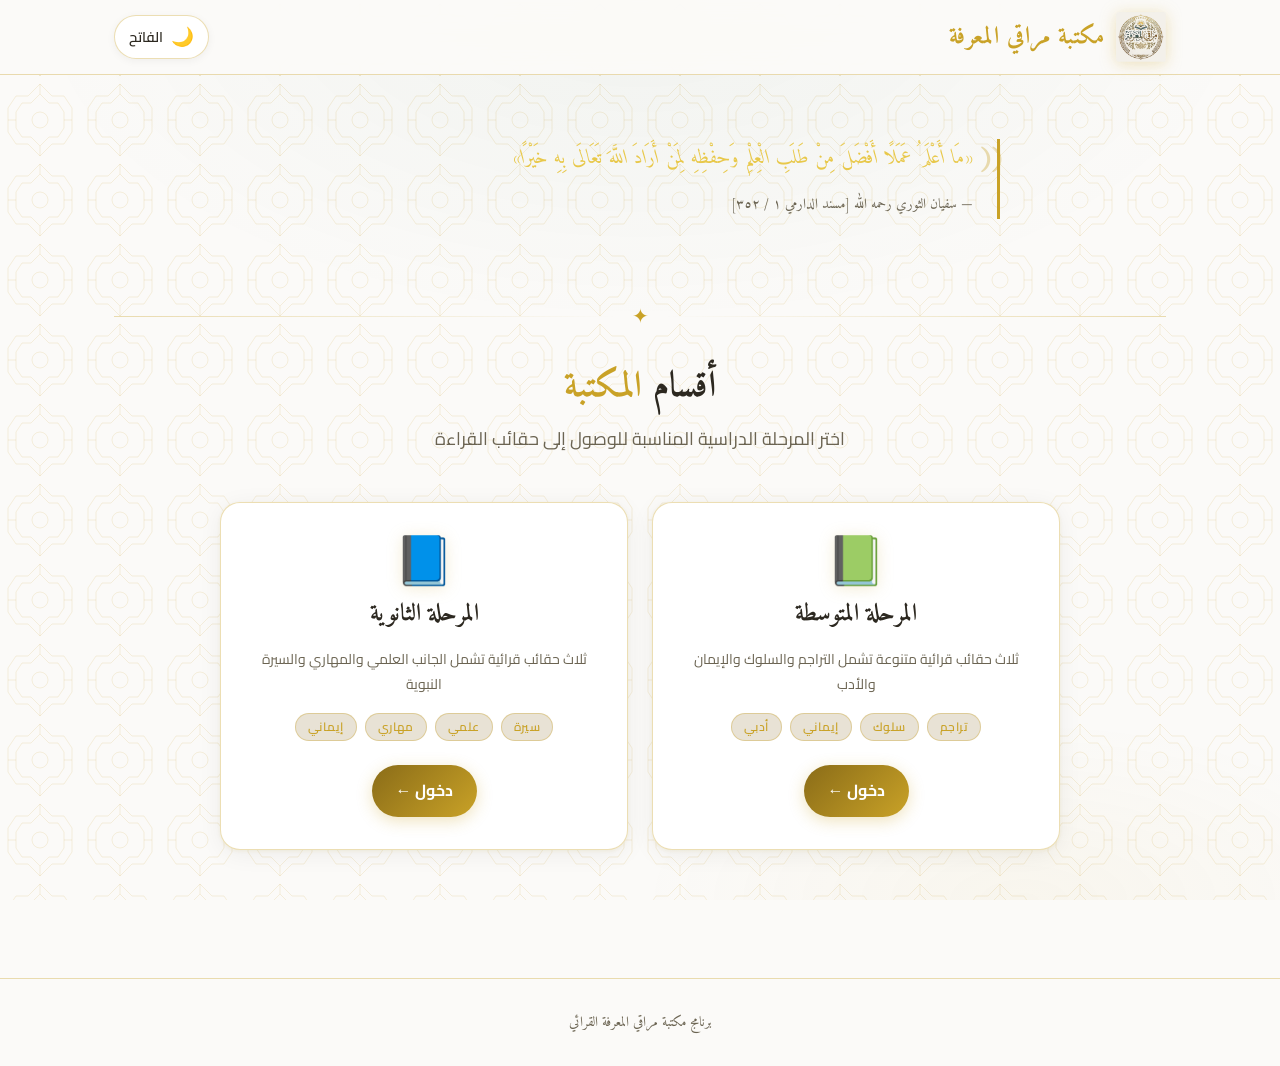
<file: index.html>
<!DOCTYPE html>
<html dir="rtl" lang="ar">
<head>
  <meta charset="UTF-8">
  <meta name="viewport" content="width=device-width, initial-scale=1.0">
  <title>مكتبة مراقي المعرفة — البرنامج القرائي</title>
  <meta name="description" content="مكتبة مراقي المعرفة - ملتقى كيان الشبابي">
  <script>
    (function() {
      try {
        var t = localStorage.getItem('maraqi-theme') || (window.matchMedia('(prefers-color-scheme: dark)').matches ? 'dark' : 'light');
        document.documentElement.setAttribute('data-theme', t);
      } catch (e) {}
    })();
  </script>
  <link rel="stylesheet" href="style.css">
  <link rel="icon" type="image/png" href="logo.png">
</head>
<body>

  <!-- يُحقن الهيدر هنا بجافاسكربت -->
  <div id="header-placeholder"></div>

  <main>
    <!-- قسم الاقتباس -->
    <section class="hero container">
      <blockquote class="hero-quote animate-in">
        «مَا أَعْلَمُ عَمَلًا أَفْضَلَ مِنْ طَلَبِ الْعِلْمِ وَحِفْظِهِ لِمَنْ أَرَادَ اللَّهَ تَعَالَى بِهِ خَيْرًا»
        <cite class="hero-quote-source">— سفيان الثوري رحمه الله [مسند الدارمي ١ / ٣٥٢]</cite>
      </blockquote>
    </section>

    <!-- قسم أقسام المكتبة -->
    <section class="container" aria-labelledby="libraries-heading">
      <div class="divider" aria-hidden="true">✦</div>
      <h1 class="page-title" id="libraries-heading" style="text-align:center; margin-bottom: var(--space-3);">
        أقسام <span>المكتبة</span>
      </h1>
      <p class="page-subtitle" style="text-align:center;">
        اختر المرحلة الدراسية المناسبة للوصول إلى حقائب القراءة
      </p>

      <div class="cards-grid cards-grid--2col" role="list">

        <!-- بطاقة المتوسط -->
        <a href="mid/mid.html" class="library-card animate-in" role="listitem" aria-label="مكتبة المرحلة المتوسطة">
          <div class="card-icon" aria-hidden="true">📗</div>
          <h2 class="card-title">المرحلة المتوسطة</h2>
          <p class="card-desc">
            ثلاث حقائب قرائية متنوعة تشمل التراجم والسلوك والإيمان والأدب
          </p>
          <div class="card-badge" aria-label="مجالات الحقائب">
            <span class="badge">تراجم</span>
            <span class="badge">سلوك</span>
            <span class="badge">إيماني</span>
            <span class="badge">أدبي</span>
          </div>
          <span class="card-btn" aria-hidden="true">دخول ←</span>
        </a>

        <!-- بطاقة الثانوي -->
        <a href="high/high.html" class="library-card animate-in" role="listitem" aria-label="مكتبة المرحلة الثانوية">
          <div class="card-icon" aria-hidden="true">📘</div>
          <h2 class="card-title">المرحلة الثانوية</h2>
          <p class="card-desc">
            ثلاث حقائب قرائية تشمل الجانب العلمي والمهاري والسيرة النبوية
          </p>
          <div class="card-badge" aria-label="مجالات الحقائب">
            <span class="badge">سيرة</span>
            <span class="badge">علمي</span>
            <span class="badge">مهاري</span>
            <span class="badge">إيماني</span>
          </div>
          <span class="card-btn" aria-hidden="true">دخول ←</span>
        </a>

      </div>
    </section>
  </main>

  <footer>
    <p>برنامج مكتبة مراقي المعرفة القرائي</p>
  </footer>

  <script src="main.js"></script>
  <script>
    initHeader('.');
  </script>

</body>
</html>
</file>
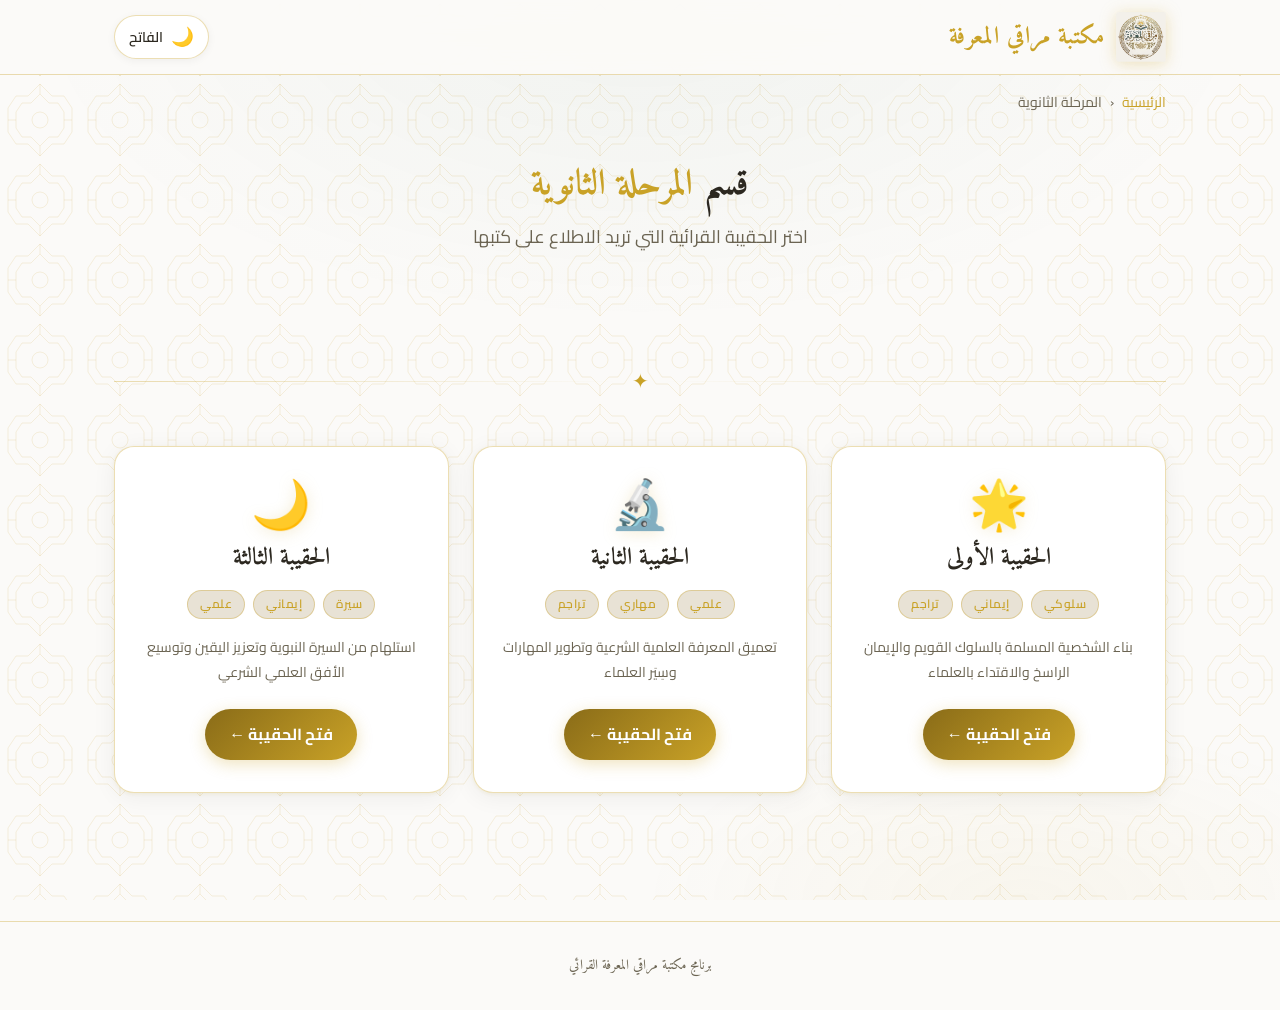
<file: high/high.html>
<!DOCTYPE html>
<html dir="rtl" lang="ar">
<head>
  <meta charset="UTF-8">
  <meta name="viewport" content="width=device-width, initial-scale=1.0">
  <title>مكتبة المرحلة الثانوية — مكتبة مراقي المعرفة</title>
  <meta name="description" content="حقائب القراءة للمرحلة الثانوية في برنامج مكتبة مراقي المعرفة — سلوك وإيمان وعلم ومهارات وسيرة.">
  <script>
    (function() {
      try {
        var t = localStorage.getItem('maraqi-theme') || (window.matchMedia('(prefers-color-scheme: dark)').matches ? 'dark' : 'light');
        document.documentElement.setAttribute('data-theme', t);
      } catch (e) {}
    })();
  </script>
  <link rel="stylesheet" href="../style.css">
  <link rel="icon" type="image/png" href="../logo.png">
</head>
<body>

  <div id="header-placeholder"></div>

  <main>
    <div class="container">

      <!-- مسار التنقل -->
      <nav class="breadcrumb animate-in" aria-label="مسار التنقل">
        <a href="../index.html">الرئيسية</a>
        <span aria-hidden="true">‹</span>
        <span aria-current="page">المرحلة الثانوية</span>
      </nav>

      <!-- عنوان الصفحة -->
      <div class="hero" style="padding-top: var(--space-8);">
        <h1 class="page-title animate-in">
          قسم <span>المرحلة الثانوية</span>
        </h1>
        <p class="page-subtitle animate-in">
          اختر الحقيبة القرائية التي تريد الاطلاع على كتبها
        </p>
      </div>

      <div class="divider animate-in" aria-hidden="true">✦</div>

      <!-- شبكة الحقائب -->
      <div class="cards-grid" role="list" aria-label="حقائب المرحلة الثانوية">

        <!-- الحقيبة الأولى -->
        <a href="bag_1/bag_1.html" class="library-card animate-in" role="listitem" aria-label="الحقيبة الأولى: سلوكي وإيماني وتراجم">
          <div class="card-icon" aria-hidden="true">🌟</div>
          <h2 class="card-title">الحقيبة الأولى</h2>
          <div class="card-badge">
            <span class="badge">سلوكي</span>
            <span class="badge">إيماني</span>
            <span class="badge">تراجم</span>
          </div>
          <p class="card-desc">
            بناء الشخصية المسلمة بالسلوك القويم والإيمان الراسخ والاقتداء بالعلماء
          </p>
          <span class="card-btn" aria-hidden="true">فتح الحقيبة ←</span>
        </a>

        <!-- الحقيبة الثانية -->
        <a href="bag_2/bag_2.html" class="library-card animate-in" role="listitem" aria-label="الحقيبة الثانية: علمي ومهاري وتراجم">
          <div class="card-icon" aria-hidden="true">🔬</div>
          <h2 class="card-title">الحقيبة الثانية</h2>
          <div class="card-badge">
            <span class="badge">علمي</span>
            <span class="badge">مهاري</span>
            <span class="badge">تراجم</span>
          </div>
          <p class="card-desc">
            تعميق المعرفة العلمية الشرعية وتطوير المهارات وسِيَر العلماء
          </p>
          <span class="card-btn" aria-hidden="true">فتح الحقيبة ←</span>
        </a>

        <!-- الحقيبة الثالثة -->
        <a href="bag_3/bag_3.html" class="library-card animate-in" role="listitem" aria-label="الحقيبة الثالثة: سيرة وإيماني وعلمي">
          <div class="card-icon" aria-hidden="true">🌙</div>
          <h2 class="card-title">الحقيبة الثالثة</h2>
          <div class="card-badge">
            <span class="badge">سيرة</span>
            <span class="badge">إيماني</span>
            <span class="badge">علمي</span>
          </div>
          <p class="card-desc">
            استلهام من السيرة النبوية وتعزيز اليقين وتوسيع الأفق العلمي الشرعي
          </p>
          <span class="card-btn" aria-hidden="true">فتح الحقيبة ←</span>
        </a>

      </div>
    </div>
  </main>

  <footer>
    <p>برنامج مكتبة مراقي المعرفة القرائي</p>
  </footer>

  <script src="../main.js"></script>
  <script>
    initHeader('..');
  </script>

</body>
</html>
</file>
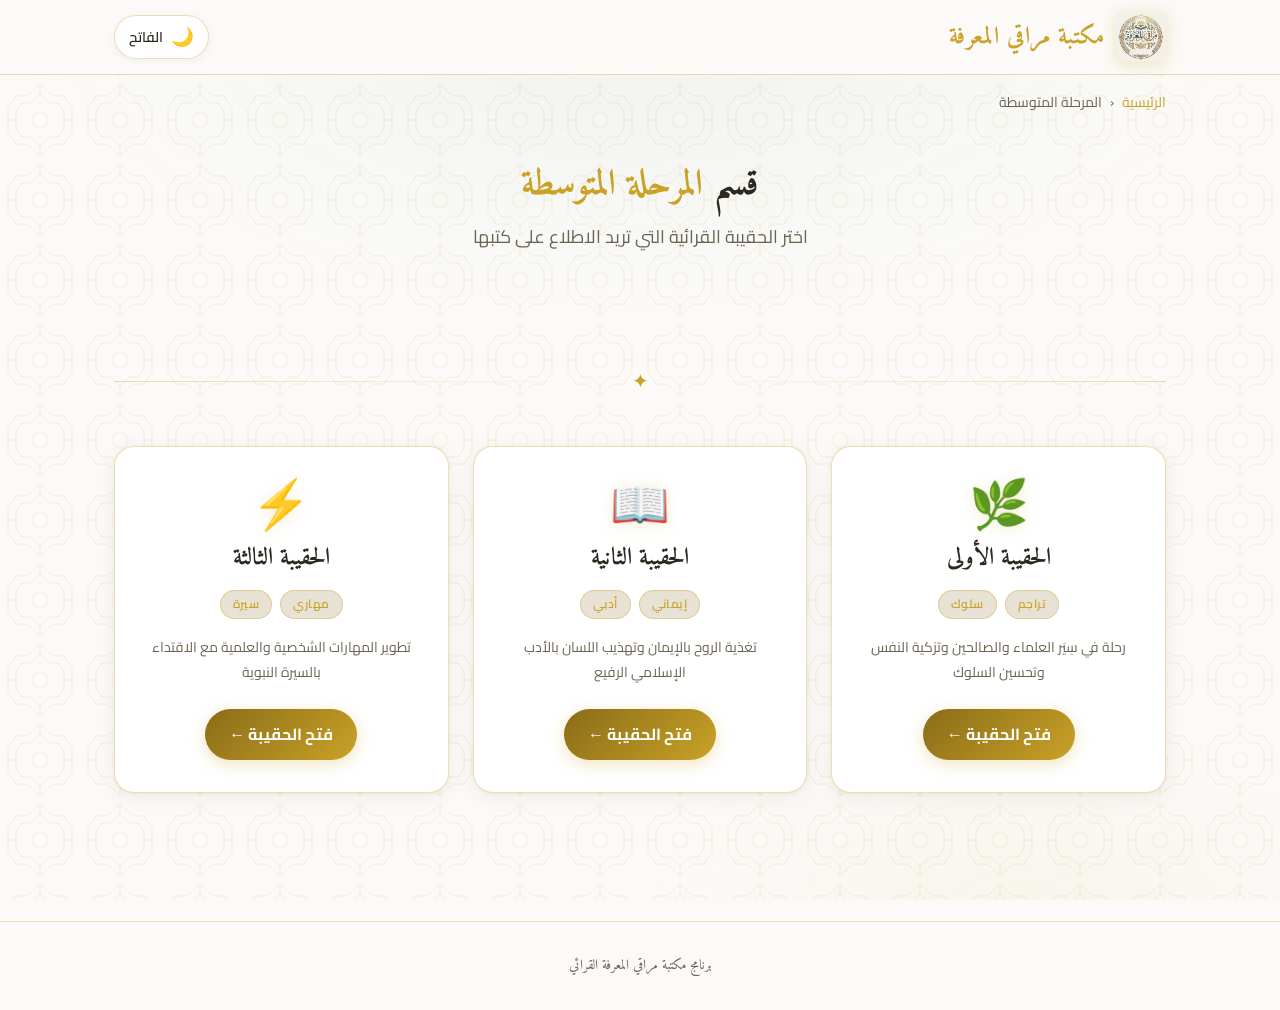
<file: mid/mid.html>
<!DOCTYPE html>
<html dir="rtl" lang="ar">
<head>
  <meta charset="UTF-8">
  <meta name="viewport" content="width=device-width, initial-scale=1.0">
  <title>مكتبة المرحلة المتوسطة — مكتبة مراقي المعرفة</title>
  <meta name="description" content="حقائب القراءة للمرحلة المتوسطة في برنامج مكتبة مراقي المعرفة — تراجم وسلوك وإيمان وأدب.">
  <script>
    (function() {
      try {
        var t = localStorage.getItem('maraqi-theme') || (window.matchMedia('(prefers-color-scheme: dark)').matches ? 'dark' : 'light');
        document.documentElement.setAttribute('data-theme', t);
      } catch (e) {}
    })();
  </script>
  <link rel="stylesheet" href="../style.css">
  <link rel="icon" type="image/png" href="../logo.png">
</head>
<body>

  <div id="header-placeholder"></div>

  <main>
    <div class="container">

      <!-- مسار التنقل -->
      <nav class="breadcrumb animate-in" aria-label="مسار التنقل">
        <a href="../index.html">الرئيسية</a>
        <span aria-hidden="true">‹</span>
        <span aria-current="page">المرحلة المتوسطة</span>
      </nav>

      <!-- عنوان الصفحة -->
      <div class="hero" style="padding-top: var(--space-8);">
        <h1 class="page-title animate-in">
          قسم <span>المرحلة المتوسطة</span>
        </h1>
        <p class="page-subtitle animate-in">
          اختر الحقيبة القرائية التي تريد الاطلاع على كتبها
        </p>
      </div>

      <div class="divider animate-in" aria-hidden="true">✦</div>

      <!-- شبكة الحقائب -->
      <div class="cards-grid" role="list" aria-label="حقائب المرحلة المتوسطة">

        <!-- الحقيبة الأولى -->
        <a href="bag_1/bag_1.html" class="library-card animate-in" role="listitem" aria-label="الحقيبة الأولى: تراجم وسلوك">
          <div class="card-icon" aria-hidden="true">🌿</div>
          <h2 class="card-title">الحقيبة الأولى</h2>
          <div class="card-badge">
            <span class="badge">تراجم</span>
            <span class="badge">سلوك</span>
          </div>
          <p class="card-desc">
            رحلة في سِيَر العلماء والصالحين وتزكية النفس وتحسين السلوك
          </p>
          <span class="card-btn" aria-hidden="true">فتح الحقيبة ←</span>
        </a>

        <!-- الحقيبة الثانية -->
        <a href="bag_2/bag_2.html" class="library-card animate-in" role="listitem" aria-label="الحقيبة الثانية: إيماني وأدبي">
          <div class="card-icon" aria-hidden="true">📖</div>
          <h2 class="card-title">الحقيبة الثانية</h2>
          <div class="card-badge">
            <span class="badge">إيماني</span>
            <span class="badge">أدبي</span>
          </div>
          <p class="card-desc">
            تغذية الروح بالإيمان وتهذيب اللسان بالأدب الإسلامي الرفيع
          </p>
          <span class="card-btn" aria-hidden="true">فتح الحقيبة ←</span>
        </a>

        <!-- الحقيبة الثالثة -->
        <a href="bag_3/bag_3.html" class="library-card animate-in" role="listitem" aria-label="الحقيبة الثالثة: مهاري وسيرة">
          <div class="card-icon" aria-hidden="true">⚡</div>
          <h2 class="card-title">الحقيبة الثالثة</h2>
          <div class="card-badge">
            <span class="badge">مهاري</span>
            <span class="badge">سيرة</span>
          </div>
          <p class="card-desc">
            تطوير المهارات الشخصية والعلمية مع الاقتداء بالسيرة النبوية
          </p>
          <span class="card-btn" aria-hidden="true">فتح الحقيبة ←</span>
        </a>

      </div>
    </div>
  </main>

  <footer>
    <p>برنامج مكتبة مراقي المعرفة القرائي</p>
  </footer>

  <script src="../main.js"></script>
  <script>
    initHeader('..');
  </script>

</body>
</html>
</file>
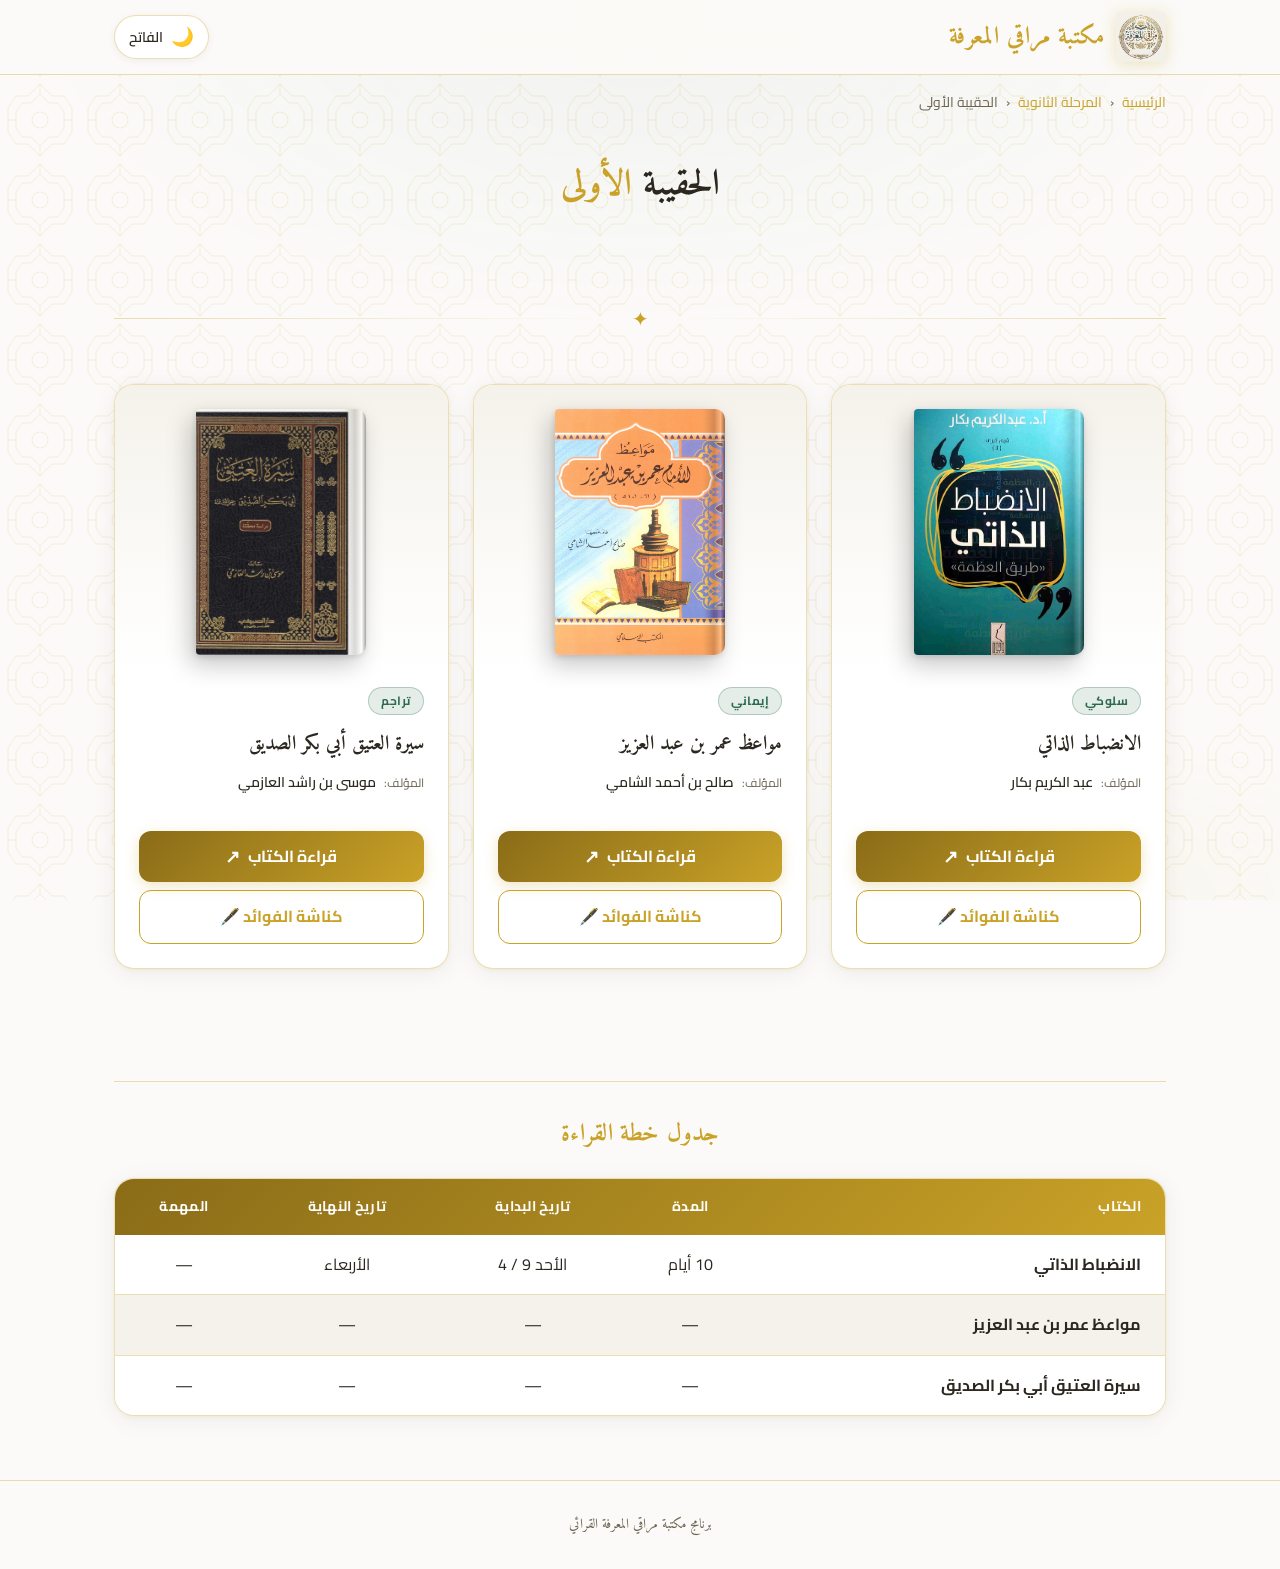
<file: high/bag_1/bag_1.html>
<!DOCTYPE html>
<html dir="rtl" lang="ar">
<head>
  <meta charset="UTF-8">
  <meta name="viewport" content="width=device-width, initial-scale=1.0">
  <title>الحقيبة الأولى — المرحلة الثانوية — مكتبة مراقي المعرفة</title>
  <meta name="description" content="كتب الحقيبة الأولى من مكتبة المرحلة الثانوية في برنامج مكتبة مراقي المعرفة.">
  <script>
    (function() {
      try {
        var t = localStorage.getItem('maraqi-theme') || (window.matchMedia('(prefers-color-scheme: dark)').matches ? 'dark' : 'light');
        document.documentElement.setAttribute('data-theme', t);
      } catch (e) {}
    })();
  </script>
  <link rel="stylesheet" href="../../style.css">
  <link rel="icon" type="image/png" href="../../logo.png">
</head>
<body>

  <div id="header-placeholder"></div>

  <main>
    <div class="container">

      <!-- مسار التنقل -->
      <nav class="breadcrumb animate-in" aria-label="مسار التنقل">
        <a href="../../index.html">الرئيسية</a>
        <span aria-hidden="true">‹</span>
        <a href="../high.html">المرحلة الثانوية</a>
        <span aria-hidden="true">‹</span>
        <span aria-current="page" id="breadcrumb-current">الحقيبة الأولى</span>
      </nav>

      <!-- عنوان الصفحة -->
      <div class="hero" style="padding-top: var(--space-8);">
        <h1 class="page-title animate-in" id="bag-title">
          الحقيبة <span>الأولى</span>
        </h1>
      </div>

      <div class="divider animate-in" aria-hidden="true">✦</div>

      <!-- شبكة الكتب — تُبنى من books.json عبر bag.js -->
      <div class="cards-grid" id="books-grid" role="list" aria-label="كتب الحقيبة" aria-live="polite">
        <div class="loading-state" style="grid-column: 1/-1;" id="loading-msg">
          <div class="loading-spinner" aria-hidden="true"></div>
          <p>جارٍ تحميل الكتب…</p>
        </div>
      </div>

    </div>
  </main>

  <footer>
    <p>برنامج مكتبة مراقي المعرفة القرائي</p>
  </footer>

  <script src="../../bag.js"></script>
  <script>
    initHeader('../..');
    initBag('books.json');
  </script>

</body>
</html>
</file>
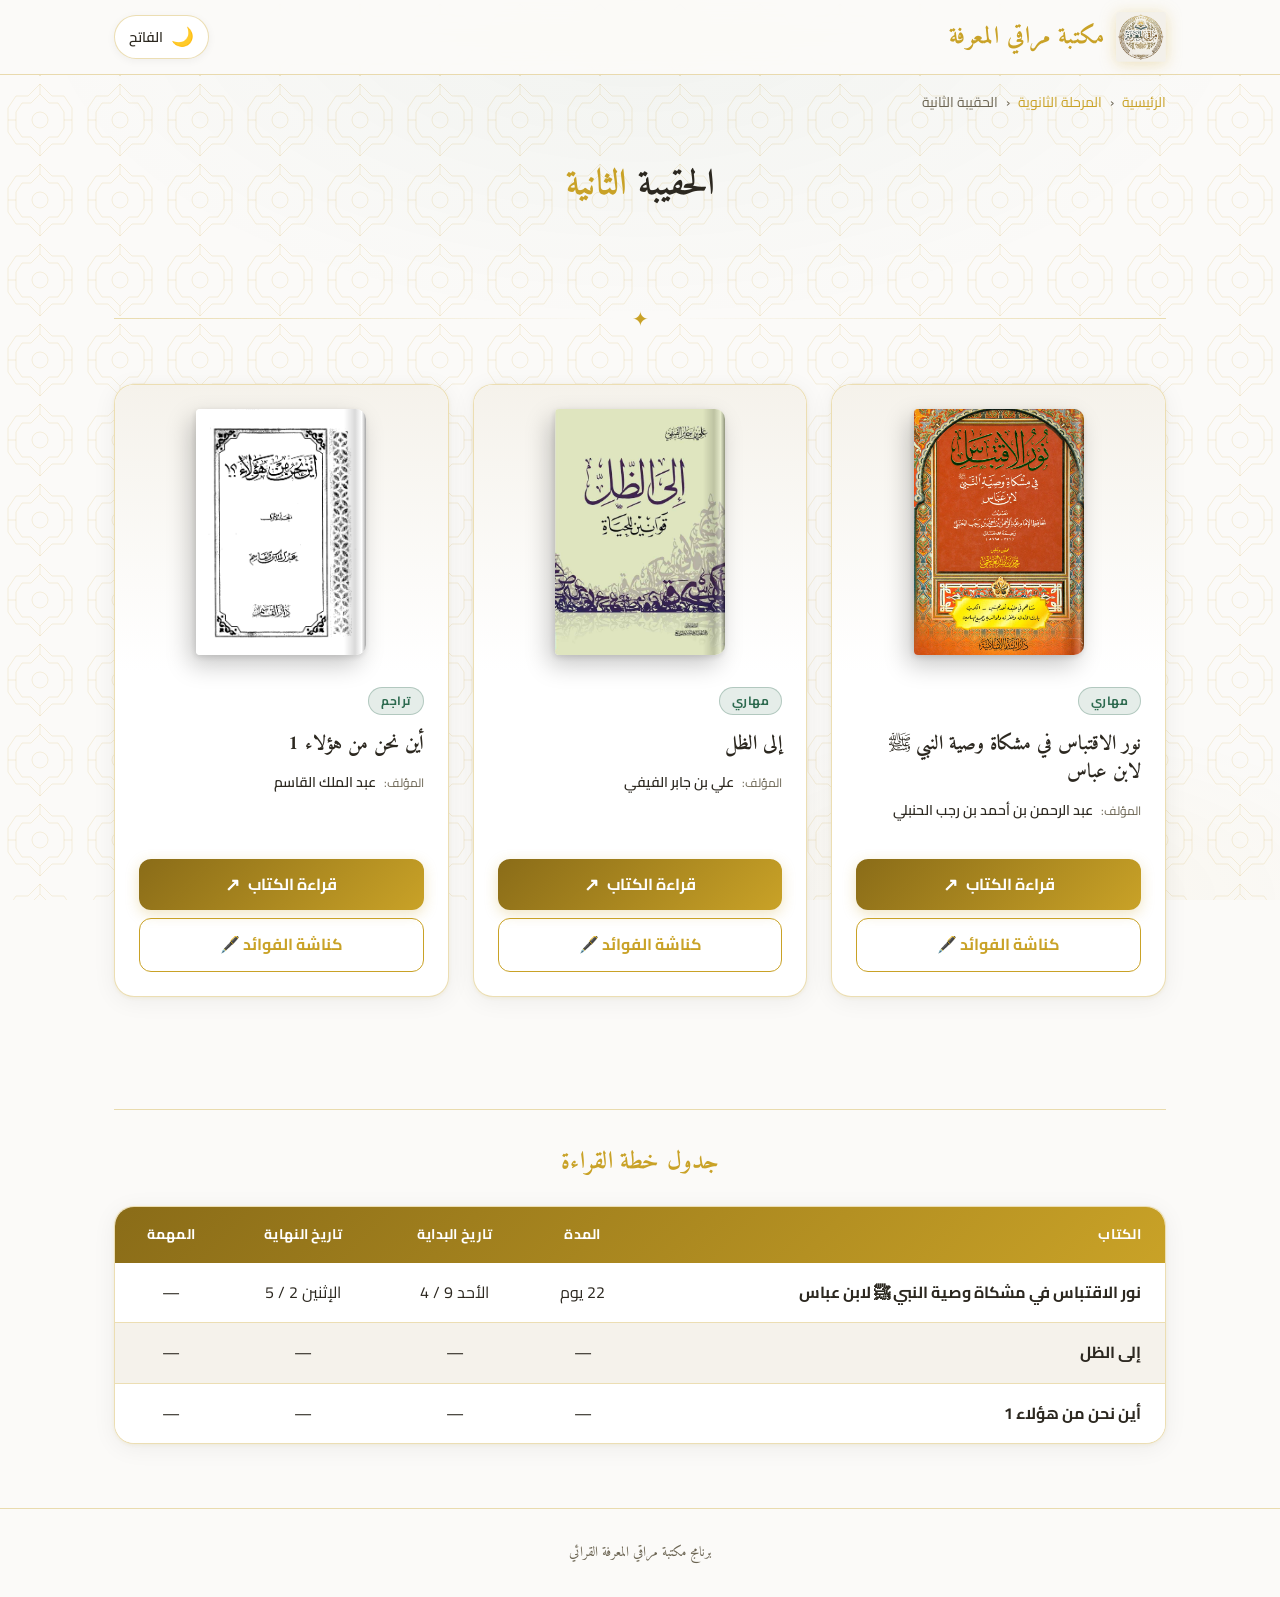
<file: high/bag_2/bag_2.html>
<!DOCTYPE html>
<html dir="rtl" lang="ar">
<head>
  <meta charset="UTF-8">
  <meta name="viewport" content="width=device-width, initial-scale=1.0">
  <title>الحقيبة الثانية — المرحلة الثانوية — مكتبة مراقي المعرفة</title>
  <meta name="description" content="كتب الحقيبة الثانية من مكتبة المرحلة الثانوية في برنامج مكتبة مراقي المعرفة.">
  <script>
    (function() {
      try {
        var t = localStorage.getItem('maraqi-theme') || (window.matchMedia('(prefers-color-scheme: dark)').matches ? 'dark' : 'light');
        document.documentElement.setAttribute('data-theme', t);
      } catch (e) {}
    })();
  </script>
  <link rel="stylesheet" href="../../style.css">
  <link rel="icon" type="image/png" href="../../logo.png">
</head>
<body>

  <div id="header-placeholder"></div>

  <main>
    <div class="container">

      <!-- مسار التنقل -->
      <nav class="breadcrumb animate-in" aria-label="مسار التنقل">
        <a href="../../index.html">الرئيسية</a>
        <span aria-hidden="true">‹</span>
        <a href="../high.html">المرحلة الثانوية</a>
        <span aria-hidden="true">‹</span>
        <span aria-current="page" id="breadcrumb-current">الحقيبة الثانية</span>
      </nav>

      <!-- عنوان الصفحة -->
      <div class="hero" style="padding-top: var(--space-8);">
        <h1 class="page-title animate-in" id="bag-title">
          الحقيبة <span>الثانية</span>
        </h1>
      </div>

      <div class="divider animate-in" aria-hidden="true">✦</div>

      <!-- شبكة الكتب — تُبنى من books.json عبر bag.js -->
      <div class="cards-grid" id="books-grid" role="list" aria-label="كتب الحقيبة" aria-live="polite">
        <div class="loading-state" style="grid-column: 1/-1;" id="loading-msg">
          <div class="loading-spinner" aria-hidden="true"></div>
          <p>جارٍ تحميل الكتب…</p>
        </div>
      </div>

    </div>
  </main>

  <footer>
    <p>برنامج مكتبة مراقي المعرفة القرائي</p>
  </footer>

  <script src="../../bag.js"></script>
  <script>
    initHeader('../..');
    initBag('books.json');
  </script>

</body>
</html>
</file>
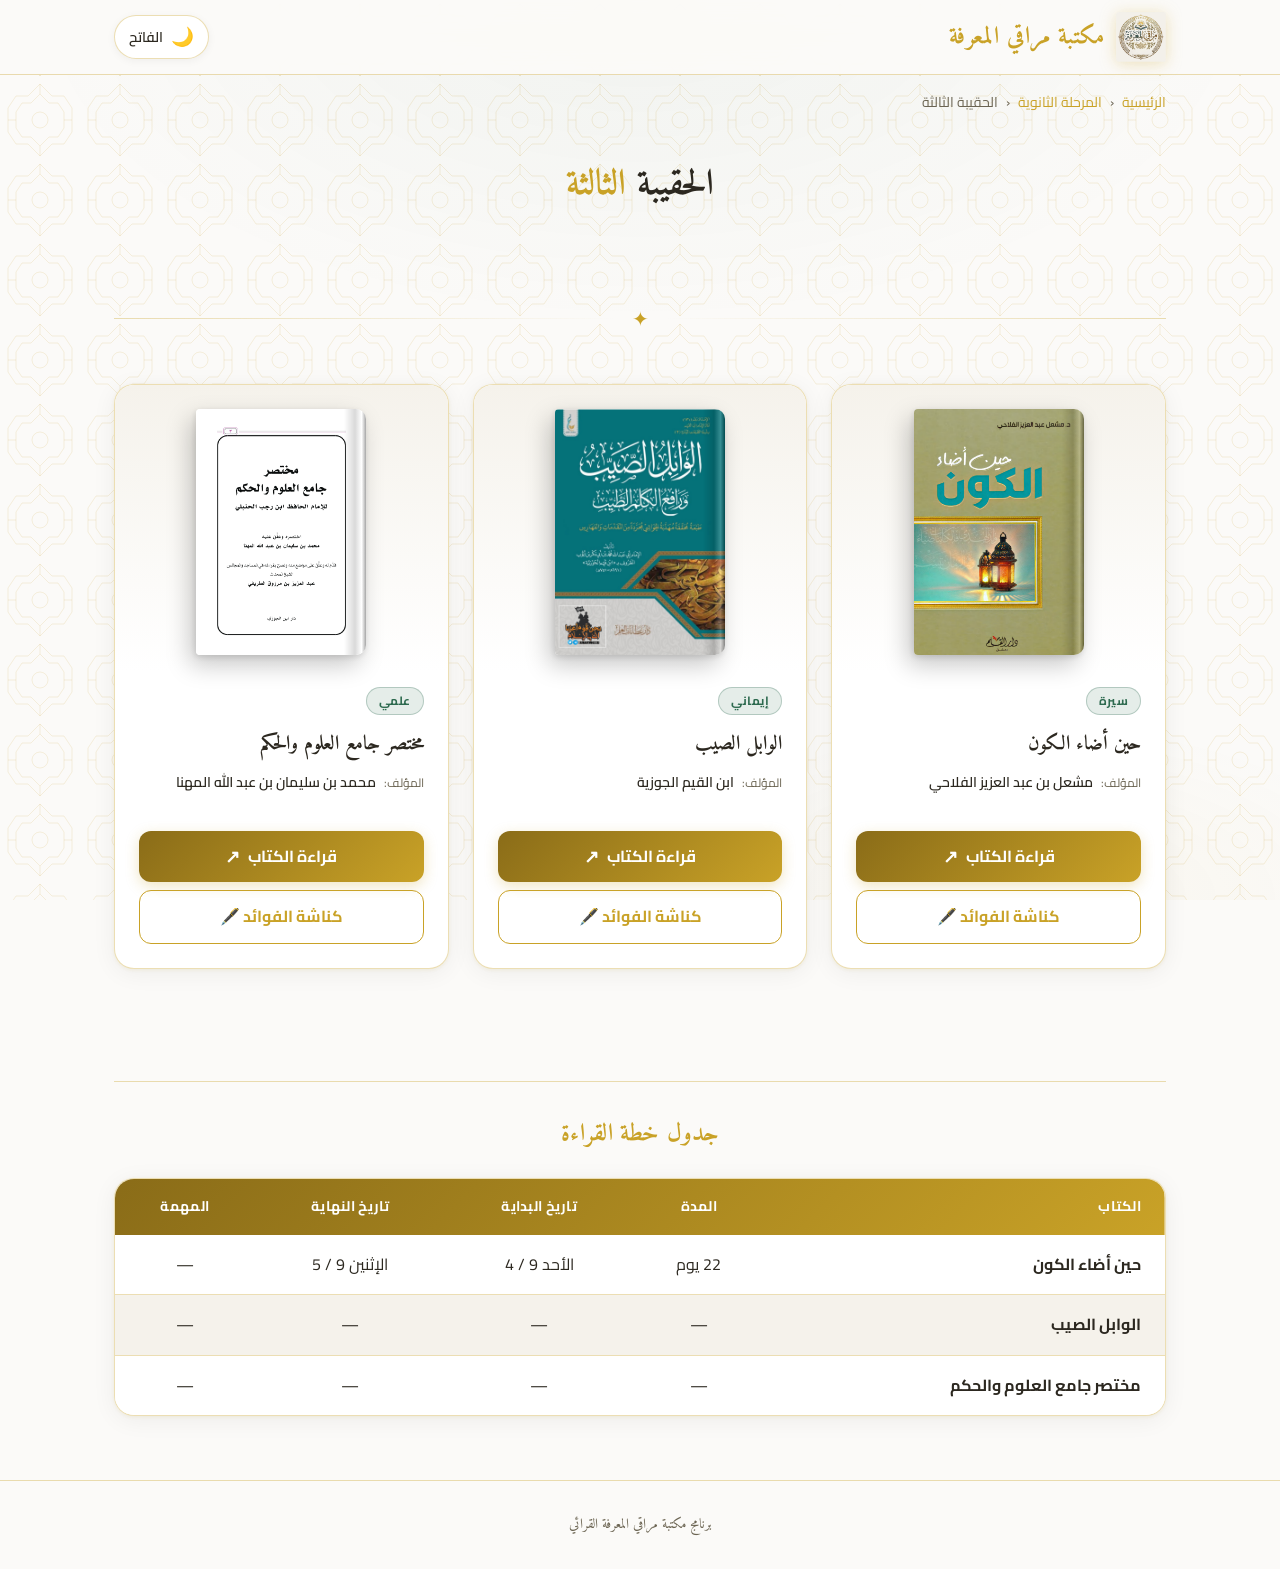
<file: high/bag_3/bag_3.html>
<!DOCTYPE html>
<html dir="rtl" lang="ar">
<head>
  <meta charset="UTF-8">
  <meta name="viewport" content="width=device-width, initial-scale=1.0">
  <title>الحقيبة الثالثة — المرحلة الثانوية — مكتبة مراقي المعرفة</title>
  <meta name="description" content="كتب الحقيبة الثالثة من مكتبة المرحلة الثانوية في برنامج مكتبة مراقي المعرفة.">
  <script>
    (function() {
      try {
        var t = localStorage.getItem('maraqi-theme') || (window.matchMedia('(prefers-color-scheme: dark)').matches ? 'dark' : 'light');
        document.documentElement.setAttribute('data-theme', t);
      } catch (e) {}
    })();
  </script>
  <link rel="stylesheet" href="../../style.css">
  <link rel="icon" type="image/png" href="../../logo.png">
</head>
<body>

  <div id="header-placeholder"></div>

  <main>
    <div class="container">

      <!-- مسار التنقل -->
      <nav class="breadcrumb animate-in" aria-label="مسار التنقل">
        <a href="../../index.html">الرئيسية</a>
        <span aria-hidden="true">‹</span>
        <a href="../high.html">المرحلة الثانوية</a>
        <span aria-hidden="true">‹</span>
        <span aria-current="page" id="breadcrumb-current">الحقيبة الثالثة</span>
      </nav>

      <!-- عنوان الصفحة -->
      <div class="hero" style="padding-top: var(--space-8);">
        <h1 class="page-title animate-in" id="bag-title">
          الحقيبة <span>الثالثة</span>
        </h1>
      </div>

      <div class="divider animate-in" aria-hidden="true">✦</div>

      <!-- شبكة الكتب — تُبنى من books.json عبر bag.js -->
      <div class="cards-grid" id="books-grid" role="list" aria-label="كتب الحقيبة" aria-live="polite">
        <div class="loading-state" style="grid-column: 1/-1;" id="loading-msg">
          <div class="loading-spinner" aria-hidden="true"></div>
          <p>جارٍ تحميل الكتب…</p>
        </div>
      </div>

    </div>
  </main>

  <footer>
    <p>برنامج مكتبة مراقي المعرفة القرائي</p>
  </footer>

  <script src="../../bag.js"></script>
  <script>
    initHeader('../..');
    initBag('books.json');
  </script>

</body>
</html>
</file>
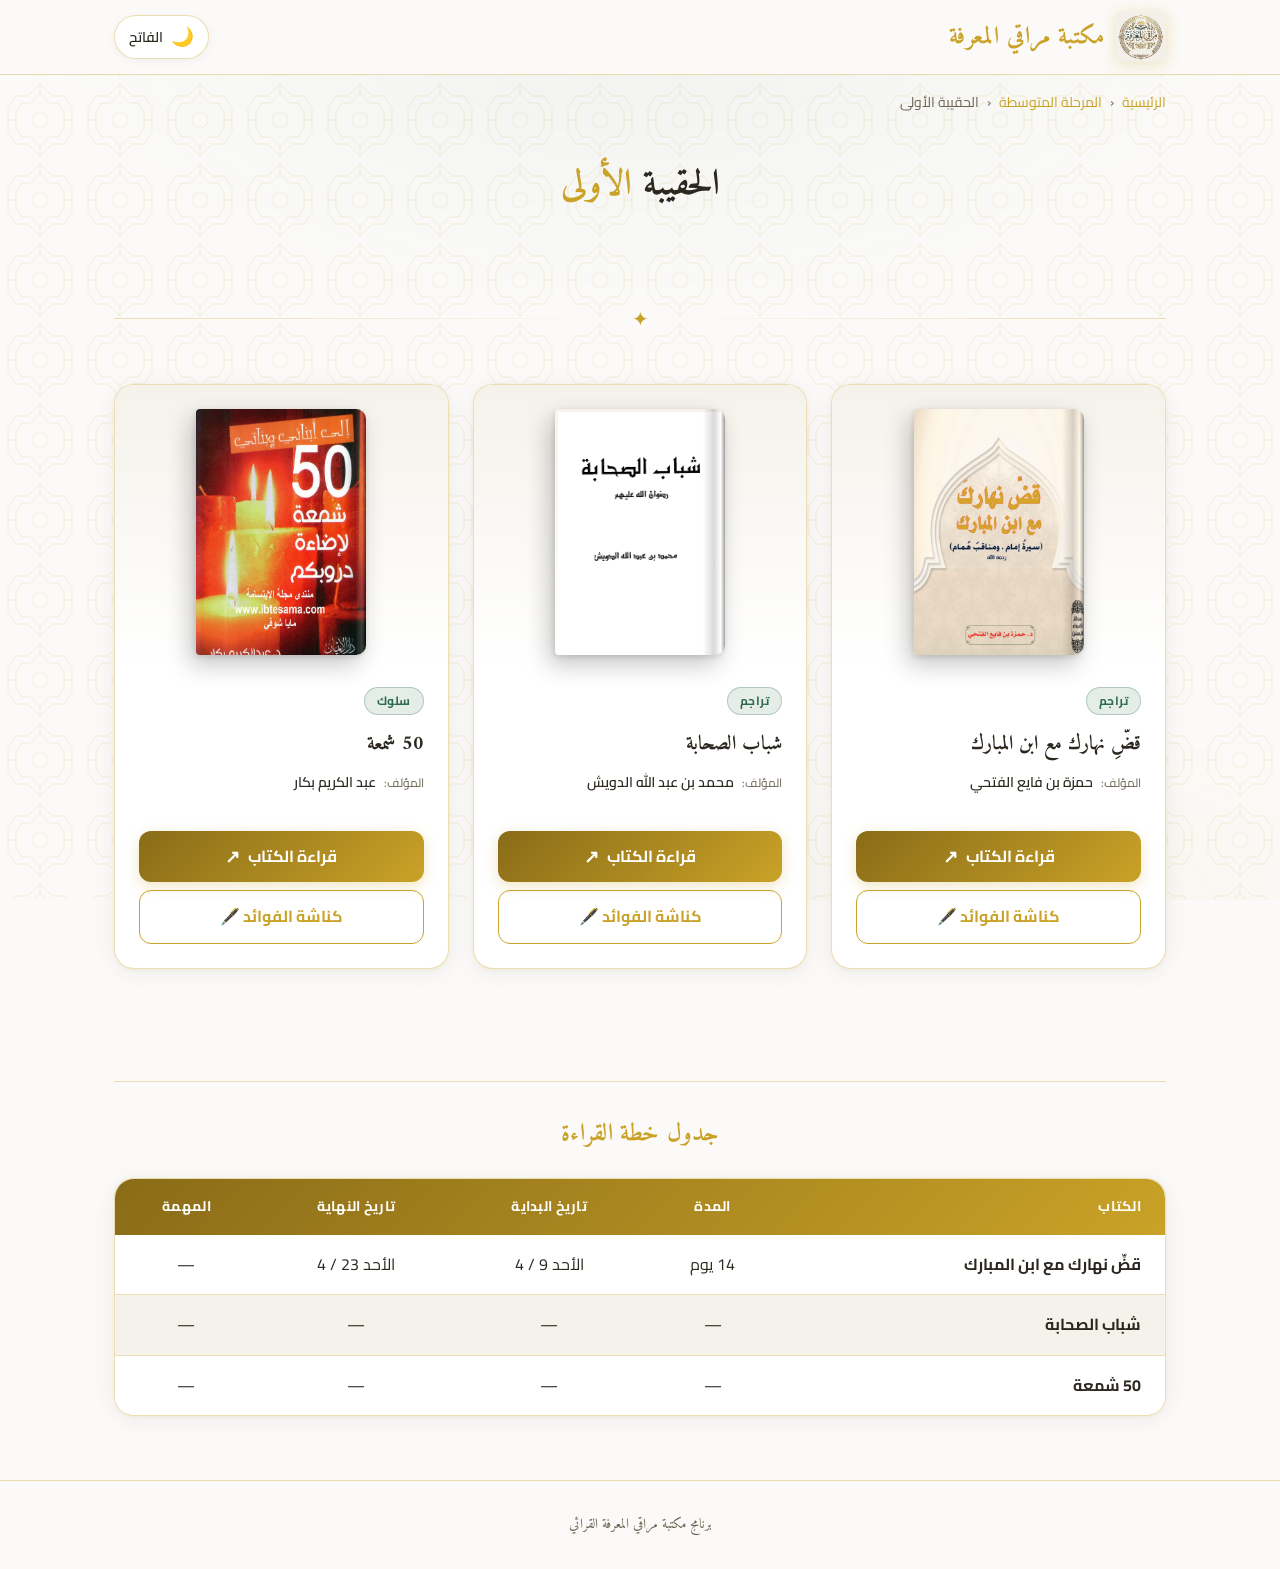
<file: mid/bag_1/bag_1.html>
<!DOCTYPE html>
<html dir="rtl" lang="ar">
<head>
  <meta charset="UTF-8">
  <meta name="viewport" content="width=device-width, initial-scale=1.0">
  <title>الحقيبة الأولى — المرحلة المتوسطة — مكتبة مراقي المعرفة</title>
  <meta name="description" content="كتب الحقيبة الأولى من مكتبة المرحلة المتوسطة في برنامج مكتبة مراقي المعرفة.">
  <script>
    (function() {
      try {
        var t = localStorage.getItem('maraqi-theme') || (window.matchMedia('(prefers-color-scheme: dark)').matches ? 'dark' : 'light');
        document.documentElement.setAttribute('data-theme', t);
      } catch (e) {}
    })();
  </script>
  <link rel="stylesheet" href="../../style.css">
  <link rel="icon" type="image/png" href="../../logo.png">
</head>
<body>

  <div id="header-placeholder"></div>

  <main>
    <div class="container">

      <!-- مسار التنقل -->
      <nav class="breadcrumb animate-in" aria-label="مسار التنقل">
        <a href="../../index.html">الرئيسية</a>
        <span aria-hidden="true">‹</span>
        <a href="../mid.html">المرحلة المتوسطة</a>
        <span aria-hidden="true">‹</span>
        <span aria-current="page" id="breadcrumb-current">الحقيبة الأولى</span>
      </nav>

      <!-- عنوان الصفحة -->
      <div class="hero" style="padding-top: var(--space-8);">
        <h1 class="page-title animate-in" id="bag-title">
          الحقيبة <span>الأولى</span>
        </h1>
      </div>

      <div class="divider animate-in" aria-hidden="true">✦</div>

      <!-- شبكة الكتب — تُبنى من books.json عبر bag.js -->
      <div class="cards-grid" id="books-grid" role="list" aria-label="كتب الحقيبة" aria-live="polite">
        <div class="loading-state" style="grid-column: 1/-1;" id="loading-msg">
          <div class="loading-spinner" aria-hidden="true"></div>
          <p>جارٍ تحميل الكتب…</p>
        </div>
      </div>

    </div>
  </main>

  <footer>
    <p>برنامج مكتبة مراقي المعرفة القرائي</p>
  </footer>

  <script src="../../bag.js"></script>
  <script>
    initHeader('../..');
    initBag('books.json');
  </script>

</body>
</html>
</file>
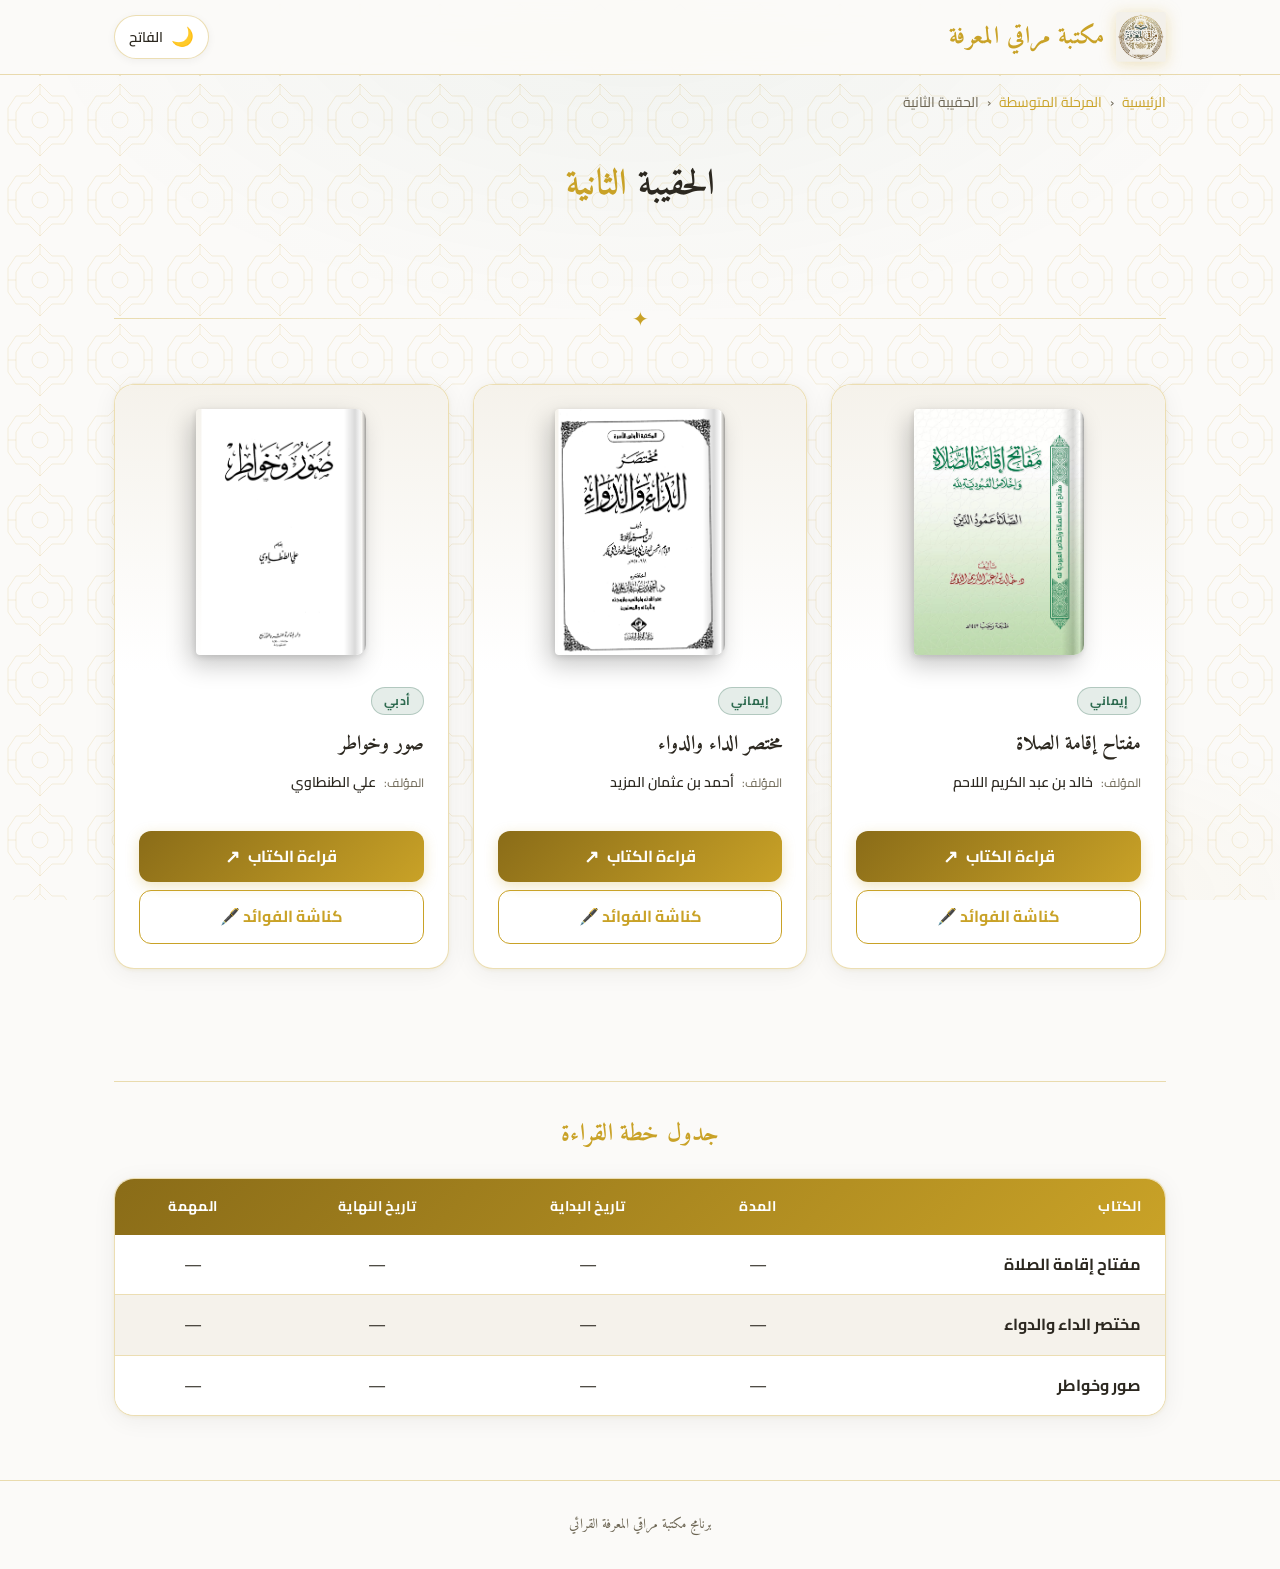
<file: mid/bag_2/bag_2.html>
<!DOCTYPE html>
<html dir="rtl" lang="ar">
<head>
  <meta charset="UTF-8">
  <meta name="viewport" content="width=device-width, initial-scale=1.0">
  <title>الحقيبة الثانية — المرحلة المتوسطة — مكتبة مراقي المعرفة</title>
  <meta name="description" content="كتب الحقيبة الثانية من مكتبة المرحلة المتوسطة في برنامج مكتبة مراقي المعرفة.">
  <script>
    (function() {
      try {
        var t = localStorage.getItem('maraqi-theme') || (window.matchMedia('(prefers-color-scheme: dark)').matches ? 'dark' : 'light');
        document.documentElement.setAttribute('data-theme', t);
      } catch (e) {}
    })();
  </script>
  <link rel="stylesheet" href="../../style.css">
  <link rel="icon" type="image/png" href="../../logo.png">
</head>
<body>

  <div id="header-placeholder"></div>

  <main>
    <div class="container">

      <!-- مسار التنقل -->
      <nav class="breadcrumb animate-in" aria-label="مسار التنقل">
        <a href="../../index.html">الرئيسية</a>
        <span aria-hidden="true">‹</span>
        <a href="../mid.html">المرحلة المتوسطة</a>
        <span aria-hidden="true">‹</span>
        <span aria-current="page" id="breadcrumb-current">الحقيبة الثانية</span>
      </nav>

      <!-- عنوان الصفحة -->
      <div class="hero" style="padding-top: var(--space-8);">
        <h1 class="page-title animate-in" id="bag-title">
          الحقيبة <span>الثانية</span>
        </h1>
      </div>

      <div class="divider animate-in" aria-hidden="true">✦</div>

      <!-- شبكة الكتب — تُبنى من books.json عبر bag.js -->
      <div class="cards-grid" id="books-grid" role="list" aria-label="كتب الحقيبة" aria-live="polite">
        <div class="loading-state" style="grid-column: 1/-1;" id="loading-msg">
          <div class="loading-spinner" aria-hidden="true"></div>
          <p>جارٍ تحميل الكتب…</p>
        </div>
      </div>

    </div>
  </main>

  <footer>
    <p>برنامج مكتبة مراقي المعرفة القرائي</p>
  </footer>

  <script src="../../bag.js"></script>
  <script>
    initHeader('../..');
    initBag('books.json');
  </script>

</body>
</html>
</file>
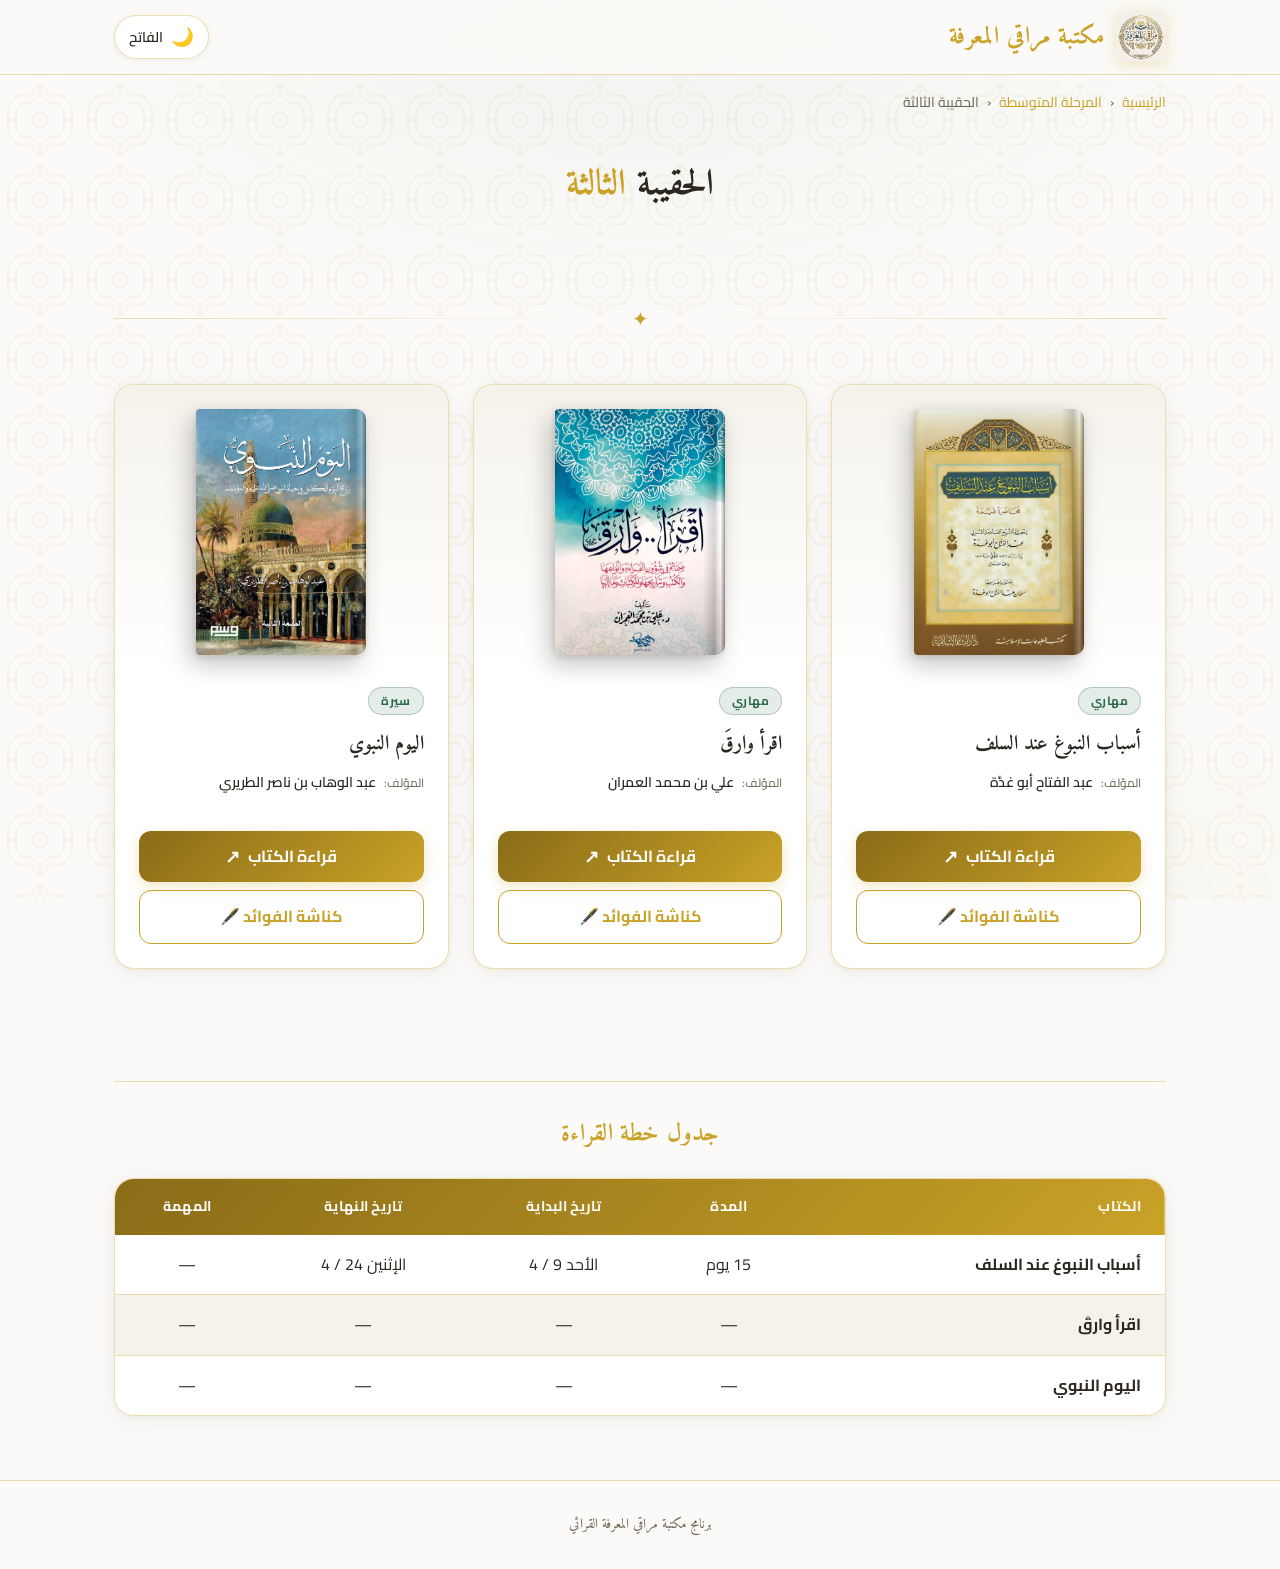
<file: mid/bag_3/bag_3.html>
<!DOCTYPE html>
<html dir="rtl" lang="ar">
<head>
  <meta charset="UTF-8">
  <meta name="viewport" content="width=device-width, initial-scale=1.0">
  <title>الحقيبة الثالثة — المرحلة المتوسطة — مكتبة مراقي المعرفة</title>
  <meta name="description" content="كتب الحقيبة الثالثة من مكتبة المرحلة المتوسطة في برنامج مكتبة مراقي المعرفة.">
  <script>
    (function() {
      try {
        var t = localStorage.getItem('maraqi-theme') || (window.matchMedia('(prefers-color-scheme: dark)').matches ? 'dark' : 'light');
        document.documentElement.setAttribute('data-theme', t);
      } catch (e) {}
    })();
  </script>
  <link rel="stylesheet" href="../../style.css">
  <link rel="icon" type="image/png" href="../../logo.png">
</head>
<body>

  <div id="header-placeholder"></div>

  <main>
    <div class="container">

      <!-- مسار التنقل -->
      <nav class="breadcrumb animate-in" aria-label="مسار التنقل">
        <a href="../../index.html">الرئيسية</a>
        <span aria-hidden="true">‹</span>
        <a href="../mid.html">المرحلة المتوسطة</a>
        <span aria-hidden="true">‹</span>
        <span aria-current="page" id="breadcrumb-current">الحقيبة الثالثة</span>
      </nav>

      <!-- عنوان الصفحة -->
      <div class="hero" style="padding-top: var(--space-8);">
        <h1 class="page-title animate-in" id="bag-title">
          الحقيبة <span>الثالثة</span>
        </h1>
      </div>

      <div class="divider animate-in" aria-hidden="true">✦</div>

      <!-- شبكة الكتب — تُبنى من books.json عبر bag.js -->
      <div class="cards-grid" id="books-grid" role="list" aria-label="كتب الحقيبة" aria-live="polite">
        <div class="loading-state" style="grid-column: 1/-1;" id="loading-msg">
          <div class="loading-spinner" aria-hidden="true"></div>
          <p>جارٍ تحميل الكتب…</p>
        </div>
      </div>

    </div>
  </main>

  <footer>
    <p>برنامج مكتبة مراقي المعرفة القرائي</p>
  </footer>

  <script src="../../bag.js"></script>
  <script>
    initHeader('../..');
    initBag('books.json');
  </script>

</body>
</html>
</file>
<file: style.css>
/* ===================================================
   مكتبة مراقي المعرفة — style.css
   نظام التصميم العالمي — يدعم الوضع الفاتح والداكن
   =================================================== */

@import url('https://fonts.googleapis.com/css2?family=Amiri:ital,wght@0,400;0,700;1,400&family=Cairo:wght@300;400;600;700;900&display=swap');

/* ── متغيرات السمة الفاتحة (الافتراضية) ── */
:root {
  /* الألوان الأساسية */
  --color-white:        #f3f0ea;
  --color-gold:         #C9A227;
  --color-gold-light:   #E8C84A;
  --color-gold-dim:     #8a6c18;
  --color-emerald:      #2D6A4F;
  --color-emerald-dark: #1a3e30;

  /* خلفيات — سمة فاتحة */
  --color-bg:           #fbfaf8;
  --color-surface:      #FFFFFF;
  --color-surface-2:    #f5f2eb;
  --color-surface-3:    #e8e2d5;
  --color-border:       rgba(201, 162, 39, 0.35);

  /* النصوص */
  --color-text:         #2c2820;
  --color-text-muted:   #6b6452;
  --color-text-inverse: #FFFFFF;

  /* الظلال */
  --shadow-card:        0 4px 24px rgba(0, 0, 0, 0.06), 0 1px 4px rgba(201, 162, 39, 0.1);
  --shadow-card-hover:  0 12px 48px rgba(0, 0, 0, 0.12), 0 2px 8px rgba(201, 162, 39, 0.25);
  --shadow-glow:        0 0 30px rgba(201, 162, 39, 0.15);

  /* الخطوط — ثابتة حسب القواعد */
  --font-display: 'Amiri', 'Traditional Arabic', serif;
  --font-body:    'Cairo', 'Segoe UI', Arial, sans-serif;

  /* مقياس الخطوط */
  --text-xs:   0.75rem;
  --text-sm:   0.875rem;
  --text-base: 1rem;
  --text-lg:   1.125rem;
  --text-xl:   1.25rem;
  --text-2xl:  1.5rem;
  --text-3xl:  1.875rem;
  --text-4xl:  2.25rem;
  --text-5xl:  3rem;

  /* المسافات */
  --space-1:  0.25rem;
  --space-2:  0.5rem;
  --space-3:  0.75rem;
  --space-4:  1rem;
  --space-5:  1.25rem;
  --space-6:  1.5rem;
  --space-8:  2rem;
  --space-12: 3rem;
  --space-16: 4rem;
  --space-24: 6rem;

  /* الحدود المنحنية */
  --radius-sm:   6px;
  --radius-md:   12px;
  --radius-lg:   20px;
  --radius-full: 9999px;

  /* الانتقالات */
  --transition-fast:   150ms ease;
  --transition-base:   300ms ease;
  --transition-slow:   500ms cubic-bezier(0.4, 0, 0.2, 1);
}

/* ── متغيرات السمة الداكنة (Dark Mode) ── */
[data-theme="dark"] {
  --color-bg:           #0e1412;
  --color-surface:      #151e1a;
  --color-surface-2:    #1d2823;
  --color-surface-3:    #25332c;
  --color-border:       rgba(232, 200, 74, 0.26);

  --color-text:         #eae6df;
  --color-text-muted:   #aaa395;
  --color-text-inverse: #0e1412;

  --color-gold:         #D8B33C;
  --color-gold-light:   #F0D46E;
  --color-gold-dim:     #9A7C1A;
  --color-emerald:      #489d75;
  --color-emerald-dark: #1f4534;

  --shadow-card:        0 6px 28px rgba(0, 0, 0, 0.5), 0 1px 4px rgba(216, 179, 60, 0.08);
  --shadow-card-hover:  0 16px 48px rgba(0, 0, 0, 0.7), 0 2px 14px rgba(216, 179, 60, 0.25);
  --shadow-glow:        0 0 35px rgba(216, 179, 60, 0.2);
}

/* ── دعم تفضيل النظام في حال عدم التعيين اليدوي ── */
@media (prefers-color-scheme: dark) {
  :root:not([data-theme="light"]) {
    --color-bg:           #0e1412;
    --color-surface:      #151e1a;
    --color-surface-2:    #1d2823;
    --color-surface-3:    #25332c;
    --color-border:       rgba(232, 200, 74, 0.26);

    --color-text:         #eae6df;
    --color-text-muted:   #aaa395;
    --color-text-inverse: #0e1412;

    --color-gold:         #D8B33C;
    --color-gold-light:   #F0D46E;
    --color-gold-dim:     #9A7C1A;
    --color-emerald:      #489d75;
    --color-emerald-dark: #1f4534;

    --shadow-card:        0 6px 28px rgba(0, 0, 0, 0.5), 0 1px 4px rgba(216, 179, 60, 0.08);
    --shadow-card-hover:  0 16px 48px rgba(0, 0, 0, 0.7), 0 2px 14px rgba(216, 179, 60, 0.25);
    --shadow-glow:        0 0 35px rgba(216, 179, 60, 0.2);
  }
}

/* ── إعادة الضبط الأساسية ── */
*,
*::before,
*::after {
  box-sizing: border-box;
  margin: 0;
  padding: 0;
}

html {
  font-size: 16px;
  scroll-behavior: smooth;
}

body {
  font-family: var(--font-body);
  background-color: var(--color-bg);
  color: var(--color-text);
  line-height: 1.7;
  min-height: 100vh;
  overflow-x: hidden;
  position: relative;
  transition: background-color var(--transition-base), color var(--transition-base);
}

/* ── زخرفة الخلفية الهندسية الإسلامية ── */
body::before {
  content: '';
  position: fixed;
  inset: 0;
  background-image: url("data:image/svg+xml,%3Csvg xmlns='http://www.w3.org/2000/svg' width='80' height='80' viewBox='0 0 80 80'%3E%3Cg fill='none' stroke='%23C9A227' stroke-width='0.4' stroke-opacity='0.35'%3E%3Cpolygon points='40,4 52,16 64,16 72,28 72,52 64,64 52,64 40,76 28,64 16,64 8,52 8,28 16,16 28,16'/%3E%3Cpolygon points='40,14 49,23 58,23 64,32 64,48 58,57 49,57 40,66 31,57 22,57 16,48 16,32 22,23 31,23'/%3E%3Ccircle cx='40' cy='40' r='8'/%3E%3Cline x1='40' y1='4' x2='40' y2='14'/%3E%3Cline x1='40' y1='66' x2='40' y2='76'/%3E%3Cline x1='8' y1='40' x2='16' y2='40'/%3E%3Cline x1='64' y1='40' x2='72' y2='40'/%3E%3C/g%3E%3C/svg%3E");
  background-size: 80px 80px;
  pointer-events: none;
  z-index: 0;
  transition: opacity var(--transition-base);
}

[data-theme="dark"] body::before {
  opacity: 0.22;
}

/* طبقة تدرج فوق الزخرفة */
body::after {
  content: '';
  position: fixed;
  inset: 0;
  background: radial-gradient(ellipse 80% 60% at 50% 0%, rgba(45, 106, 79, 0.05) 0%, transparent 60%),
              radial-gradient(ellipse 60% 40% at 80% 100%, rgba(201, 162, 39, 0.05) 0%, transparent 50%);
  pointer-events: none;
  z-index: 0;
}

[data-theme="dark"] body::after {
  background: radial-gradient(ellipse 80% 60% at 50% 0%, rgba(64, 145, 108, 0.08) 0%, transparent 65%),
              radial-gradient(ellipse 60% 40% at 80% 100%, rgba(216, 179, 60, 0.07) 0%, transparent 55%);
}

/* كل المحتوى فوق الزخرفة */
body > * {
  position: relative;
  z-index: 1;
}

/* ── الحاوية الرئيسية ── */
.container {
  width: 100%;
  max-width: 1100px;
  margin-inline: auto;
  padding-inline: var(--space-6);
}

/* ── الهيدر المشترك ── */
#site-header {
  background: rgba(251, 250, 248, 0.94);
  backdrop-filter: blur(14px);
  -webkit-backdrop-filter: blur(14px);
  border-bottom: 1px solid var(--color-border);
  padding: var(--space-3) var(--space-6);
  position: sticky;
  top: 0;
  z-index: 100;
  min-height: 74px;
  transition: background-color var(--transition-base), border-color var(--transition-base);
}

[data-theme="dark"] #site-header {
  background: rgba(14, 20, 18, 0.94);
}

.header-inner {
  display: flex;
  align-items: center;
  justify-content: space-between;
  gap: var(--space-4);
}

#site-header #logo-link {
  display: flex;
  align-items: center;
  gap: var(--space-3);
  text-decoration: none;
  transition: opacity var(--transition-base);
}

#site-header #logo-link:hover {
  opacity: 0.88;
}

#site-header .logo-img {
  height: 50px;
  width: 50px;
  object-fit: contain;
  filter: drop-shadow(0 2px 8px rgba(201, 162, 39, 0.3));
  transition: transform var(--transition-base), filter var(--transition-base);
}

#site-header #logo-link:hover .logo-img {
  transform: rotate(-3deg) scale(1.05);
  filter: drop-shadow(0 4px 16px rgba(201, 162, 39, 0.5));
}

#site-header .logo-text {
  font-family: var(--font-display);
  font-size: var(--text-2xl);
  font-weight: 700;
  color: var(--color-gold);
  letter-spacing: 0.02em;
  line-height: 1.2;
}

/* ── زر تبديل الوضع الداكن / الفاتح ── */
.theme-toggle {
  display: inline-flex;
  align-items: center;
  gap: var(--space-2);
  padding: 8px 14px;
  background: var(--color-surface);
  border: 1px solid var(--color-border);
  border-radius: var(--radius-full);
  color: var(--color-text);
  font-family: var(--font-body);
  font-size: var(--text-sm);
  font-weight: 600;
  cursor: pointer;
  box-shadow: 0 2px 8px rgba(0, 0, 0, 0.05);
  transition: transform var(--transition-fast),
              background var(--transition-fast),
              border-color var(--transition-fast),
              box-shadow var(--transition-fast);
}

.theme-toggle:hover {
  background: var(--color-surface-2);
  border-color: var(--color-gold);
  box-shadow: 0 4px 12px rgba(201, 162, 39, 0.2);
  transform: translateY(-1px);
}

.theme-toggle:active {
  transform: translateY(0);
}

.theme-icon {
  font-size: 1.15rem;
  line-height: 1;
}

/* إظهار الأيقونة الملائمة لكل وضع */
.sun-icon { display: none; }
.moon-icon { display: inline-block; }

[data-theme="dark"] .sun-icon { display: inline-block; }
[data-theme="dark"] .moon-icon { display: none; }

/* ── تذييل الصفحة ── */
footer {
  text-align: center;
  padding: var(--space-8) var(--space-6);
  margin-top: var(--space-16);
  border-top: 1px solid var(--color-border);
  color: var(--color-text-muted);
  font-size: var(--text-sm);
  font-family: var(--font-display);
}

/* ── منطقة البطل (hero) ── */
.hero {
  padding: var(--space-16) var(--space-6) var(--space-12);
  text-align: center;
  position: relative;
}

.hero-quote {
  font-family: var(--font-display);
  font-size: var(--text-xl);
  font-style: italic;
  color: var(--color-gold-light);
  max-width: 720px;
  margin-inline: auto;
  line-height: 2;
  border-inline-start: 3px solid var(--color-gold);
  padding-inline-start: var(--space-6);
  text-align: start;
  position: relative;
}

.hero-quote::before {
  content: '«';
  font-size: 4rem;
  color: var(--color-gold);
  opacity: 0.35;
  position: absolute;
  top: -1rem;
  right: -0.5rem;
  font-style: normal;
  line-height: 1;
}

.hero-quote-source {
  display: block;
  margin-top: var(--space-3);
  font-size: var(--text-sm);
  font-style: normal;
  color: var(--color-text-muted);
}

.page-title {
  font-family: var(--font-display);
  font-size: var(--text-4xl);
  font-weight: 700;
  color: var(--color-text);
  margin-bottom: var(--space-3);
  line-height: 1.3;
}

.page-title span {
  color: var(--color-gold);
}

.page-subtitle {
  font-size: var(--text-lg);
  color: var(--color-text-muted);
  max-width: 520px;
  margin-inline: auto;
  margin-bottom: var(--space-8);
}

/* ── الفاصل الزخرفي ── */
.divider {
  display: flex;
  align-items: center;
  gap: var(--space-4);
  margin: var(--space-8) 0;
  color: var(--color-gold);
  font-size: var(--text-xl);
}

.divider::before,
.divider::after {
  content: '';
  flex: 1;
  height: 1px;
  background: linear-gradient(to var(--direction, left), transparent, var(--color-border));
}

.divider::before { --direction: right; }
.divider::after  { --direction: left; }

/* ── شبكة البطاقات ── */
.cards-grid {
  display: grid;
  grid-template-columns: repeat(auto-fit, minmax(280px, 1fr));
  gap: var(--space-6);
  padding: var(--space-4) 0 var(--space-16);
}

.cards-grid--2col {
  grid-template-columns: repeat(auto-fit, minmax(320px, 1fr));
  max-width: 840px;
  margin-inline: auto;
}

/* ── بطاقة المكتبة / الحقيبة ── */
.library-card {
  background: var(--color-surface);
  border: 1px solid var(--color-border);
  border-radius: var(--radius-lg);
  padding: var(--space-8) var(--space-6);
  text-align: center;
  cursor: pointer;
  text-decoration: none;
  color: inherit;
  display: flex;
  flex-direction: column;
  align-items: center;
  gap: var(--space-4);
  transition: transform var(--transition-slow),
              box-shadow var(--transition-slow),
              border-color var(--transition-base),
              background var(--transition-base);
  box-shadow: var(--shadow-card);
  position: relative;
  overflow: hidden;
}

.library-card::before {
  content: '';
  position: absolute;
  inset: 0;
  background: linear-gradient(135deg, rgba(201, 162, 39, 0.08) 0%, transparent 60%);
  opacity: 0;
  transition: opacity var(--transition-slow);
  border-radius: inherit;
}

.library-card:hover::before {
  opacity: 1;
}

.library-card:hover {
  transform: translateY(-6px);
  box-shadow: var(--shadow-card-hover);
  border-color: rgba(201, 162, 39, 0.55);
  background: var(--color-surface-2);
}

.library-card:focus-visible {
  outline: 2px solid var(--color-gold);
  outline-offset: 4px;
}

.card-icon {
  font-size: 3rem;
  line-height: 1;
  filter: drop-shadow(0 2px 8px rgba(201, 162, 39, 0.2));
  transition: transform var(--transition-slow);
}

.library-card:hover .card-icon {
  transform: scale(1.15) rotate(-5deg);
}

.card-badge {
  display: flex;
  gap: var(--space-2);
  flex-wrap: wrap;
  justify-content: center;
}

.badge {
  font-size: var(--text-xs);
  font-weight: 600;
  padding: 3px var(--space-3);
  border-radius: var(--radius-full);
  background: var(--color-surface-3);
  color: var(--color-gold);
  border: 1px solid var(--color-border);
  letter-spacing: 0.04em;
}

.card-title {
  font-family: var(--font-display);
  font-size: var(--text-2xl);
  font-weight: 700;
  color: var(--color-text);
  line-height: 1.3;
}

.card-desc {
  font-size: var(--text-sm);
  color: var(--color-text-muted);
  line-height: 1.8;
}

.card-btn {
  display: inline-flex;
  align-items: center;
  gap: var(--space-2);
  background: linear-gradient(135deg, var(--color-gold-dim), var(--color-gold));
  color: var(--color-text-inverse);
  font-family: var(--font-body);
  font-size: var(--text-base);
  font-weight: 700;
  padding: var(--space-3) var(--space-6);
  border-radius: var(--radius-full);
  border: none;
  cursor: pointer;
  text-decoration: none;
  transition: transform var(--transition-base),
              box-shadow var(--transition-base),
              filter var(--transition-base);
  box-shadow: 0 4px 16px rgba(201, 162, 39, 0.3);
  margin-top: var(--space-2);
  white-space: nowrap;
}

.card-btn:hover {
  transform: translateY(-2px);
  box-shadow: 0 8px 24px rgba(201, 162, 39, 0.45);
  filter: brightness(1.1);
}

.card-btn:active {
  transform: translateY(0);
}

/* ══════════════════════════════════════════════════
   بطاقات الكتب — تصميم ثلاثي الأبعاد ومطور
   ══════════════════════════════════════════════════ */
.book-card {
  background: var(--color-surface);
  border: 1px solid var(--color-border);
  border-radius: var(--radius-lg);
  overflow: hidden;
  display: flex;
  flex-direction: column;
  box-shadow: var(--shadow-card);
  transition: transform var(--transition-slow),
              box-shadow var(--transition-slow),
              border-color var(--transition-base),
              background-color var(--transition-base);
}

.book-card:hover {
  transform: translateY(-8px);
  box-shadow: var(--shadow-card-hover);
  border-color: rgba(201, 162, 39, 0.5);
}

/* حاوية غلاف الكتاب */
.book-cover-container {
  padding: var(--space-6) var(--space-6) var(--space-4);
  background: linear-gradient(180deg, var(--color-surface-2) 0%, var(--color-surface) 100%);
  display: flex;
  align-items: center;
  justify-content: center;
  perspective: 900px;
}

.book-cover-wrapper {
  position: relative;
  width: 170px;
  aspect-ratio: 1 / 1.45;
  border-radius: 4px 10px 10px 4px;
  transform-style: preserve-3d;
  transition: transform var(--transition-slow);
}

.book-card:hover .book-cover-wrapper {
  transform: rotateY(-6deg) translateY(-4px) scale(1.02);
}

.book-cover-img {
  width: 100%;
  height: 100%;
  object-fit: cover;
  border-radius: 4px 10px 10px 4px;
  display: block;
  box-shadow: -6px 10px 24px rgba(0, 0, 0, 0.22),
              -1px 2px 6px rgba(0, 0, 0, 0.12);
  transition: box-shadow var(--transition-slow);
}

[data-theme="dark"] .book-cover-img {
  box-shadow: -6px 10px 28px rgba(0, 0, 0, 0.55),
              -1px 2px 8px rgba(0, 0, 0, 0.35);
}

.book-card:hover .book-cover-img {
  box-shadow: -10px 16px 32px rgba(0, 0, 0, 0.32);
}

[data-theme="dark"] .book-card:hover .book-cover-img {
  box-shadow: -10px 18px 36px rgba(0, 0, 0, 0.7);
}

/* تأثير حافة كعب الكتاب (Spine) العربي في الجهة اليمنى */
.book-spine {
  position: absolute;
  top: 0;
  right: 0;
  bottom: 0;
  width: 22px;
  pointer-events: none;
  border-radius: 0 10px 10px 0;
  background: linear-gradient(to left,
    rgba(0, 0, 0, 0.35) 0%,
    rgba(255, 255, 255, 0.2) 20%,
    rgba(0, 0, 0, 0.15) 50%,
    transparent 100%
  );
}

/* في حال فشل تحميل الصورة */
.cover-fallback {
  background: linear-gradient(135deg, var(--color-surface-2), var(--color-surface-3));
  border: 1px dashed var(--color-border);
  display: flex;
  align-items: center;
  justify-content: center;
}
.cover-fallback::after {
  content: '📖';
  font-size: 3rem;
  opacity: 0.7;
}

/* معلومات الكتاب */
.book-info {
  padding: var(--space-4) var(--space-6) var(--space-6);
  display: flex;
  flex-direction: column;
  gap: var(--space-3);
  flex: 1;
}

.book-category-wrap {
  display: flex;
}

.book-category {
  font-size: var(--text-xs);
  font-weight: 700;
  color: var(--color-emerald);
  letter-spacing: 0.04em;
  background: rgba(45, 106, 79, 0.12);
  border: 1px solid rgba(45, 106, 79, 0.28);
  border-radius: var(--radius-full);
  padding: 3px var(--space-3);
}

[data-theme="dark"] .book-category {
  background: rgba(64, 145, 108, 0.18);
  border-color: rgba(64, 145, 108, 0.4);
}

.book-title {
  font-family: var(--font-display);
  font-size: var(--text-xl);
  font-weight: 700;
  color: var(--color-text);
  line-height: 1.4;
  margin-top: var(--space-1);
}

/* اسم المؤلف */
.book-author {
  font-size: var(--text-sm);
  color: var(--color-text-muted);
  display: flex;
  align-items: baseline;
  gap: var(--space-2);
  margin-bottom: var(--space-2);
}

.book-author-label {
  font-size: var(--text-xs);
  color: var(--color-text-muted);
}

.book-author-name {
  color: var(--color-text);
  font-weight: 600;
}

.book-actions {
  margin-top: auto;
  padding-top: var(--space-2);
  display: flex;
  flex-direction: column;
  gap: var(--space-2);
}

.book-read-btn {
  display: inline-flex;
  align-items: center;
  justify-content: center;
  gap: var(--space-2);
  width: 100%;
  background: linear-gradient(135deg, var(--color-gold-dim), var(--color-gold));
  color: var(--color-text-inverse);
  font-family: var(--font-body);
  font-size: var(--text-base);
  font-weight: 700;
  padding: var(--space-3) var(--space-4);
  border-radius: var(--radius-md);
  border: none;
  cursor: pointer;
  text-decoration: none;
  transition: filter var(--transition-base),
              transform var(--transition-base),
              box-shadow var(--transition-base);
  box-shadow: 0 4px 14px rgba(201, 162, 39, 0.28);
}

.book-read-btn:hover {
  filter: brightness(1.12);
  transform: translateY(-2px);
  box-shadow: 0 8px 24px rgba(201, 162, 39, 0.42);
}

.btn-arrow {
  font-size: 1.1rem;
  line-height: 1;
  transition: transform var(--transition-fast);
}

.book-read-btn:hover .btn-arrow {
  transform: translate(-2px, -2px);
}

.book-reg-btn {
  display: inline-flex;
  align-items: center;
  justify-content: center;
  gap: var(--space-2);
  width: 100%;
  background: transparent;
  color: var(--color-gold);
  border: 1.5px solid var(--color-gold);
  font-family: var(--font-body);
  font-size: var(--text-base);
  font-weight: 700;
  padding: var(--space-3) var(--space-4);
  border-radius: var(--radius-md);
  cursor: pointer;
  text-decoration: none;
  transition: all var(--transition-base);
}

.book-reg-btn:hover {
  background: rgba(201, 162, 39, 0.12);
  color: var(--color-gold-light);
  border-color: var(--color-gold-light);
  box-shadow: 0 4px 16px rgba(201, 162, 39, 0.25);
  transform: translateY(-2px);
}

[data-theme="dark"] .book-reg-btn {
  color: var(--color-gold-light);
  border-color: rgba(240, 212, 110, 0.5);
}

[data-theme="dark"] .book-reg-btn:hover {
  background: rgba(240, 212, 110, 0.15);
  border-color: var(--color-gold-light);
  box-shadow: 0 4px 16px rgba(240, 212, 110, 0.3);
}

/* ── مسار التنقل (breadcrumb) ── */
.breadcrumb {
  display: flex;
  align-items: center;
  gap: var(--space-2);
  padding: var(--space-4) 0;
  font-size: var(--text-sm);
  color: var(--color-text-muted);
  flex-wrap: wrap;
}

.breadcrumb a {
  color: var(--color-gold);
  text-decoration: none;
  transition: color var(--transition-fast);
}

.breadcrumb a:hover {
  color: var(--color-gold-light);
}

.breadcrumb span {
  color: var(--color-text-muted);
}

/* ══════════════════════════════════════════════════
   جدول خطة القراءة — .reading-table-section
   ══════════════════════════════════════════════════ */
.reading-table-section {
  margin-top: var(--space-12);
  padding-top: var(--space-8);
  border-top: 1px solid var(--color-border);
}

.section-title {
  font-family: var(--font-display);
  font-size: var(--text-2xl);
  color: var(--color-gold);
  text-align: center;
  margin-bottom: var(--space-6);
  letter-spacing: 0.02em;
}

.reading-table-wrap {
  overflow-x: auto;
  border-radius: var(--radius-lg);
  box-shadow: var(--shadow-card);
  border: 1px solid var(--color-border);
  background: var(--color-surface);
  -webkit-overflow-scrolling: touch;
}

.reading-table {
  width: 100%;
  border-collapse: collapse;
  font-family: var(--font-body);
  font-size: var(--text-base);
  background: var(--color-surface);
  text-align: center;
}

.reading-table thead {
  background: linear-gradient(135deg, var(--color-gold-dim), var(--color-gold));
}

.reading-table thead th {
  padding: var(--space-4) var(--space-4);
  color: #ffffff;
  font-weight: 700;
  font-size: var(--text-sm);
  letter-spacing: 0.02em;
  white-space: nowrap;
}

.reading-table thead th.th-book {
  text-align: right;
  padding-inline-start: var(--space-6);
}

.reading-table tbody tr {
  border-bottom: 1px solid var(--color-border);
  transition: background-color 0.18s ease;
}

.reading-table tbody tr:last-child {
  border-bottom: none;
}

.reading-table tbody tr:nth-child(even) {
  background: var(--color-surface-2);
}

.reading-table tbody tr:hover {
  background: rgba(201, 162, 39, 0.08);
}

.reading-table tbody td {
  padding: var(--space-4) var(--space-4);
  color: var(--color-text);
  vertical-align: middle;
}

.reading-table tbody td.td-book {
  text-align: right;
  padding-inline-start: var(--space-6);
  color: var(--color-text);
}

/* ── حالة التحميل ── */
.loading-state {
  display: flex;
  flex-direction: column;
  align-items: center;
  justify-content: center;
  gap: var(--space-4);
  padding: var(--space-24);
  color: var(--color-text-muted);
}

.loading-spinner {
  width: 48px;
  height: 48px;
  border: 3px solid var(--color-surface-3);
  border-top-color: var(--color-gold);
  border-radius: 50%;
  animation: spin 0.8s linear infinite;
}

@keyframes spin {
  to { transform: rotate(360deg); }
}

/* ── حالة الخطأ ── */
.error-state {
  text-align: center;
  padding: var(--space-16);
  color: var(--color-text-muted);
  font-family: var(--font-display);
}

.error-state p {
  margin-top: var(--space-4);
}

/* ── حركة الظهور التدريجي (Animation) ── */
@keyframes fadeSlideUp {
  from {
    opacity: 0;
    transform: translateY(20px);
  }
  to {
    opacity: 1;
    transform: translateY(0);
  }
}

.animate-in {
  animation: fadeSlideUp 0.5s cubic-bezier(0.4, 0, 0.2, 1) both;
}

.animate-in:nth-child(1) { animation-delay: 0.05s; }
.animate-in:nth-child(2) { animation-delay: 0.12s; }
.animate-in:nth-child(3) { animation-delay: 0.19s; }
.animate-in:nth-child(4) { animation-delay: 0.26s; }

/* ── تقليل الحركة لراحة المستخدم ── */
@media (prefers-reduced-motion: reduce) {
  *,
  *::before,
  *::after {
    animation-duration: 0.01ms !important;
    animation-iteration-count: 1 !important;
    transition-duration: 0.01ms !important;
  }
}

/* ── استجابية الجوال ── */
@media (max-width: 640px) {
  :root {
    --text-4xl: 1.75rem;
    --text-3xl: 1.5rem;
    --text-2xl: 1.25rem;
  }

  .hero {
    padding: var(--space-8) var(--space-4) var(--space-8);
  }

  .hero-quote {
    font-size: var(--text-base);
  }

  .cards-grid {
    grid-template-columns: 1fr;
    gap: var(--space-4);
  }

  #site-header {
    padding: var(--space-3) var(--space-4);
  }

  #site-header .logo-img {
    height: 42px;
    width: 42px;
  }

  #site-header .logo-text {
    font-size: var(--text-lg);
  }

  .theme-toggle {
    padding: 6px 10px;
    font-size: var(--text-xs);
  }

  .reading-table thead th,
  .reading-table tbody td {
    padding: var(--space-3) var(--space-2);
    font-size: var(--text-sm);
  }

  .reading-table thead th.th-book,
  .reading-table tbody td.td-book {
    padding-inline-start: var(--space-3);
  }
}
</file>
